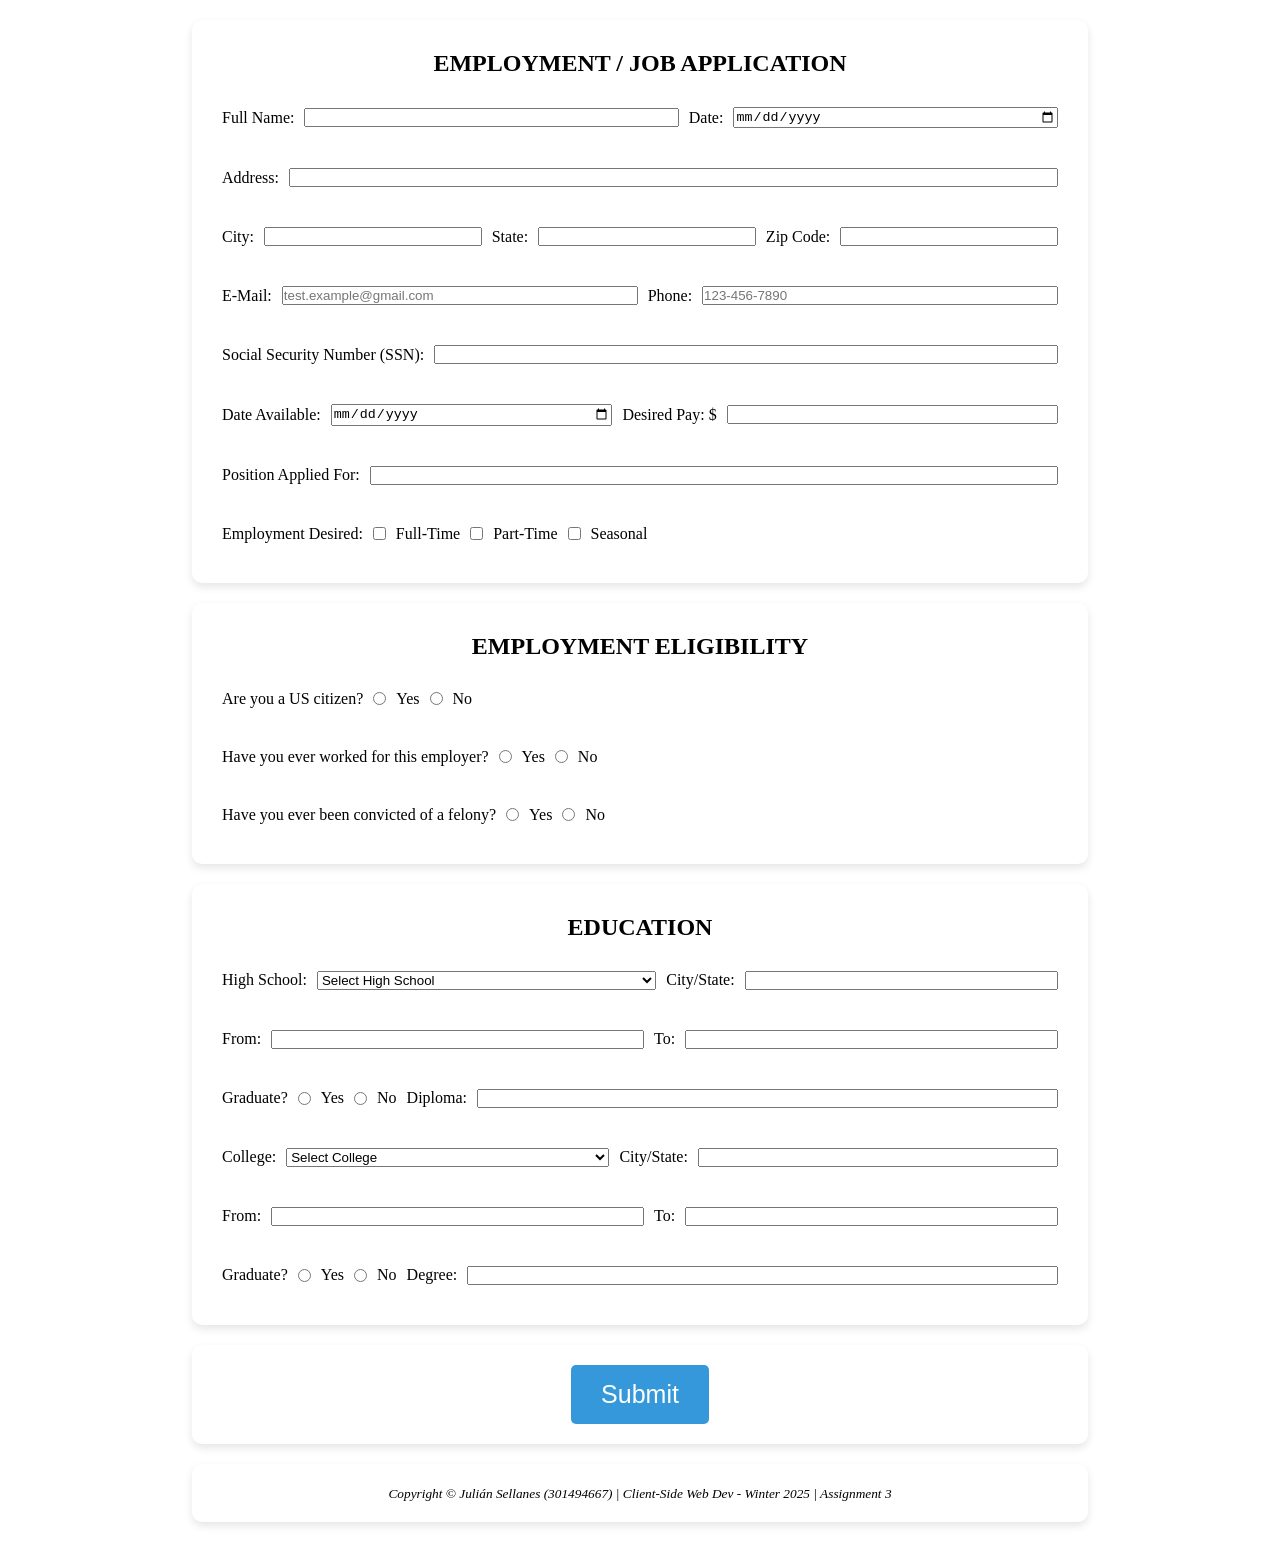
<file: semester-2/client-side-web-development/assignment-3/index.html>
<!-- Julián Sellanes 301494667 -->
 
<!DOCTYPE html>
<html>
    <head>
        <meta charset="utf-8">
        <meta http-equiv="X-UA-Compatible" content="IE=edge">
        <title>(Julian) Job Application</title>
        <meta name="description" content="">
        <meta name="viewport" content="width=device-width, initial-scale=1">
        <link rel="stylesheet" href="./styles.css">
    </head>
    <body>
        <form onsubmit="return validateForm()">
            <section>
                <h1>EMPLOYMENT / JOB APPLICATION</h1>

                <div class="line-group">
                    <div class="line-subgroup">
                        <p>Full Name:</p>
                        <input type="text" required>
                    </div>
                    
                    <div class="line-subgroup">
                        <p>Date:</p>
                        <input type="date" required>
                    </div>
                </div>

                <div class="line-group">
                    <div class="line-subgroup">
                        <p>Address:</p>
                        <input type="text" required>
                    </div>
                </div>

                <div class="line-group">
                    <div class="line-subgroup">
                        <p>City:</p>
                        <input type="text" required>
                    </div>
                    
                    <div class="line-subgroup">
                        <p>State:</p>
                        <input type="text" required>
                    </div>

                    <div class="line-subgroup">
                        <p>Zip Code:</p>
                        <input type="text" required>
                    </div>
                </div>

                <div class="line-group">
                    <div class="line-subgroup">
                        <p>E-Mail:</p>
                        <input type="email" placeholder="test.example@gmail.com" required>
                    </div>
                    
                    <div class="line-subgroup">
                        <p>Phone:</p>
                        <input type="tel" pattern="[0-9]{3}-[0-9]{3}-[0-9]{4}" placeholder="123-456-7890" required>
                    </div>
                </div>

                <div class="line-group">
                    <div class="line-subgroup">
                        <p>Social Security Number (SSN):</p>
                        <input type="text">
                    </div>
                </div>

                <div class="line-group">
                    <div class="line-subgroup">
                        <p>Date Available:</p>
                        <input type="date" required>
                    </div>

                    <div class="line-subgroup">
                        <p>Desired Pay: $</p>
                        <input type="number">
                    </div>
                </div>

                <div class="line-group">
                    <div class="line-subgroup">
                        <p>Position Applied For:</p>
                        <input type="text" required>
                    </div>
                </div>

                <div class="line-group">
                    <div class="line-subgroup ignore-stretch">
                        <p>Employment Desired:</p>
                    </div>
                    <div class="line-subgroup ignore-stretch">
                        <input type="checkbox">
                        <p>Full-Time</p>
                    </div>
                    <div class="line-subgroup ignore-stretch">
                        <input type="checkbox">
                        <p>Part-Time</p>
                    </div>
                    <div class="line-subgroup ignore-stretch">
                        <input type="checkbox">
                        <p>Seasonal</p>
                    </div>
                </div>
            </section>

            <section>
                <h1>EMPLOYMENT ELIGIBILITY</h1>

                <div class="line-group">
                    <div class="line-subgroup ignore-stretch">
                        <p>Are you a US citizen?</p>
                    </div>
                    <div class="line-subgroup ignore-stretch">
                        <input type="radio" name="us-citizen-radio" value="yes" required>
                        <p>Yes</p>
                    </div>
                    <div class="line-subgroup ignore-stretch">
                        <input type="radio" name="us-citizen-radio" value="no">
                        <p>No</p>
                    </div>
                </div>

                <div class="line-group" id="work-eligibility-div">
                    <div class="line-subgroup ignore-stretch">
                        <p>*If NO, are you allowed to work in the US?</p>
                    </div>
                    <div class="line-subgroup ignore-stretch">
                        <input type="radio" name="work-eligibility-radio" value="yes" required>
                        <p>Yes</p>
                    </div>
                    <div class="line-subgroup ignore-stretch">
                        <input type="radio" name="work-eligibility-radio" value="no">
                        <p>No</p>
                    </div>
                </div>

                <div class="line-group">
                    <div class="line-subgroup ignore-stretch">
                        <p>Have you ever worked for this employer?</p>
                    </div>
                    <div class="line-subgroup ignore-stretch">
                        <input type="radio" name="prev-employer-radio" value="yes" required>
                        <p>Yes</p>
                    </div>
                    <div class="line-subgroup ignore-stretch">
                        <input type="radio" name="prev-employer-radio" value="no">
                        <p>No</p>
                    </div>
                </div>

                <div class="line-group" id="prev-employer-div">
                    <div class="line-subgroup ignore-stretch">
                        <p>*If YES, write the start and end dates:</p>
                    </div>
                    <div class="line-subgroup ignore-stretch">
                        <input type="date" id="prev-employer-date" required>
                    </div>
                </div>
                
                <div class="line-group">
                    <div class="line-subgroup ignore-stretch">
                        <p>Have you ever been convicted of a felony?</p>
                    </div>
                    <div class="line-subgroup ignore-stretch">
                        <input type="radio" name="felony-radio" value="yes" required>
                        <p>Yes</p>
                    </div>
                    <div class="line-subgroup ignore-stretch">
                        <input type="radio" name="felony-radio" value="no">
                        <p>No</p>
                    </div>
                </div>

                <div class="line-group" id="felony-div">
                    <div class="line-subgroup ignore-stretch">
                        <p>*If YES, please explain:</p>
                    </div>
                    <div class="line-subgroup ignore-stretch">
                        <input type="text" id="felony-text" required>
                    </div>
                </div>
            </section>

            <section>
                <h1>EDUCATION</h1>

                <div class="line-group">
                    <div class="line-subgroup">
                        <p>High School:</p>
                        <select required>
                            <option>Select High School</option>
                            <option>Upper Canada College</option>
                            <option>Northern Secondary School</option>
                            <option>Waterloo Collegiate Institute</option>
                            <option>Colonel By Secondary School</option>
                            <option>St. Michaels College School</option>
                        </select>
                    </div>

                    <div class="line-subgroup">
                        <p>City/State:</p>
                        <input type="text" required>
                    </div>
                </div>

                <div class="line-group">
                    <div class="line-subgroup">
                        <p>From:</p>
                        <input type="text" required>
                    </div>

                    <div class="line-subgroup">
                        <p>To:</p>
                        <input type="text" required>
                    </div>
                </div>

                <div class="line-group">
                    <div class="line-subgroup ignore-stretch">
                        <p>Graduate?</p>
                    </div>
                    <div class="line-subgroup ignore-stretch">
                        <input type="radio" name="highschool-radio" value="yes" required>
                        <p>Yes</p>
                    </div>
                    <div class="line-subgroup ignore-stretch">
                        <input type="radio" name="highschool-radio" value="no">
                        <p>No</p>
                    </div>
                    <div class="line-subgroup">
                        <p>Diploma:</p>
                        <input type="text" required>
                    </div>
                </div>

                <div class="line-group">
                    <div class="line-subgroup">
                        <p>College:</p>
                        <select required>
                            <option>Select College</option>
                            <option>Centennial College</option>
                            <option>Humber College</option>
                            <option>Seneca College</option>
                            <option>Fanshawe College</option>
                            <option>Conestoga College</option>
                        </select>
                    </div>

                    <div class="line-subgroup">
                        <p>City/State:</p>
                        <input type="text" required>
                    </div>
                </div>

                <div class="line-group">
                    <div class="line-subgroup">
                        <p>From:</p>
                        <input type="text" required>
                    </div>

                    <div class="line-subgroup">
                        <p>To:</p>
                        <input type="text" required>
                    </div>
                </div>

                <div class="line-group">
                    <div class="line-subgroup ignore-stretch">
                        <p>Graduate?</p>
                    </div>
                    <div class="line-subgroup ignore-stretch">
                        <input type="radio" name="college-radio" value="yes" required>
                        <p>Yes</p>
                    </div>
                    <div class="line-subgroup ignore-stretch">
                        <input type="radio" name="college-radio" value="no">
                        <p>No</p>
                    </div>
                    <div class="line-subgroup">
                        <p>Degree:</p>
                        <input type="text" required>
                    </div>
                </div>
            </section>

            <section id="text-center">
                <button type="submit">Submit</button>
            </section>
        </form>

        <section id="text-center">
            <small><i>Copyright &copy; Julián Sellanes (301494667) | Client-Side Web Dev - Winter 2025 | Assignment 3</i></small>
        </section>

        <script src="./main.js"></script>
    </body>
</html>
</file>
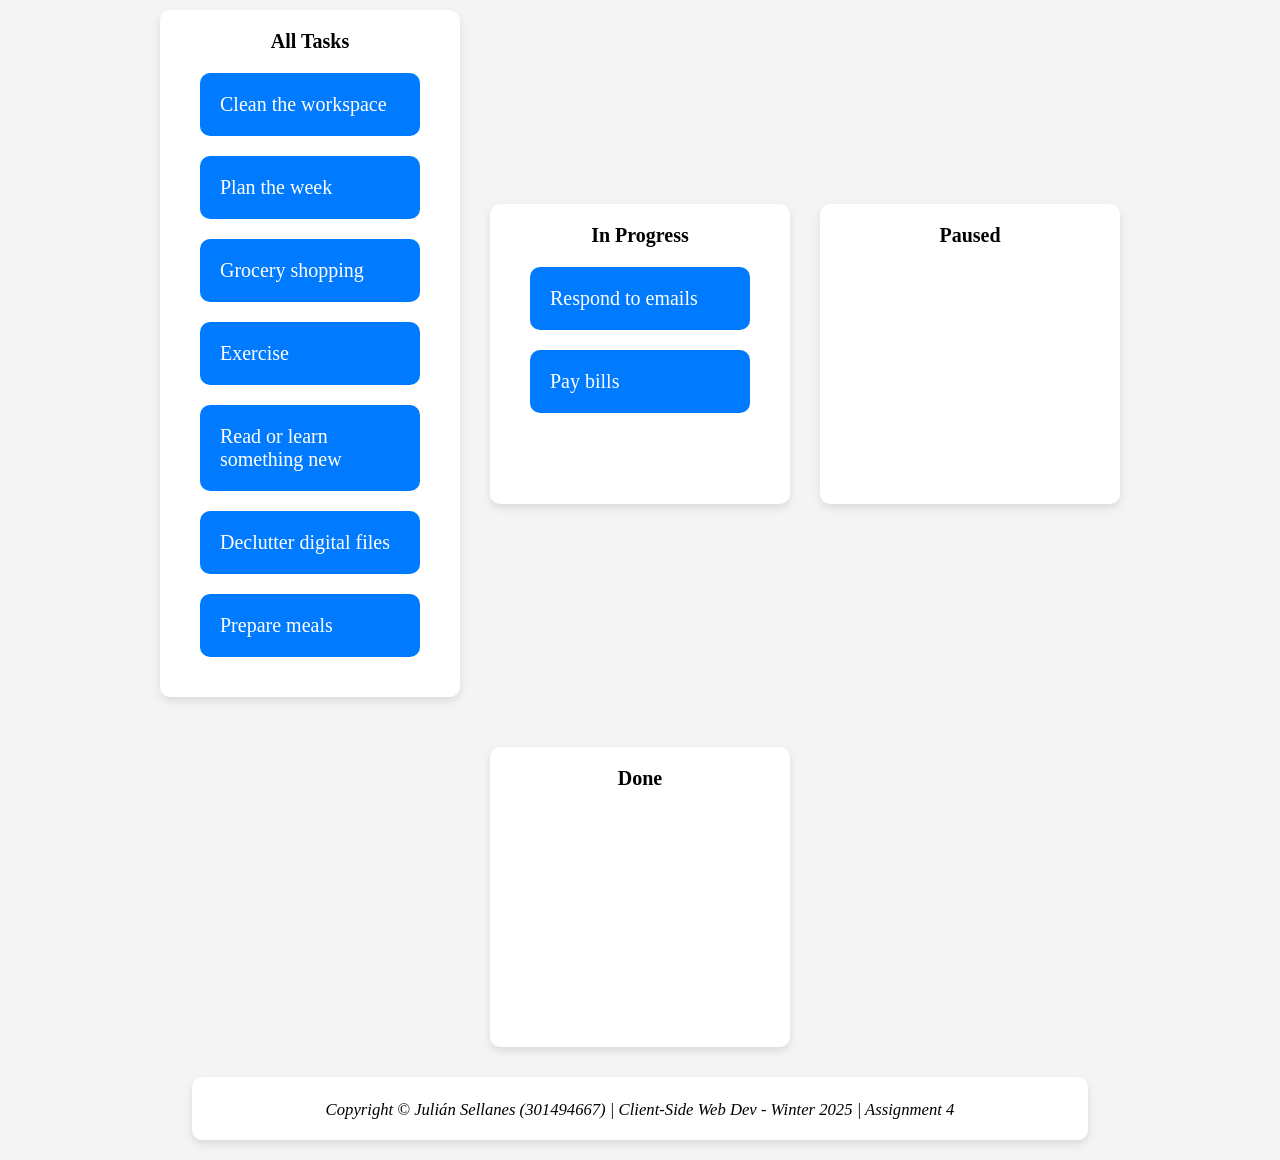
<file: semester-2/client-side-web-development/assignment-4/index.html>
<!-- Julián Sellanes 301494667 -->

<!DOCTYPE html>
<html>
    <head>
        <meta charset="utf-8">
        <meta http-equiv="X-UA-Compatible" content="IE=edge">
        <meta name="viewport" content="width=device-width, initial-scale=1">
        <title>(Julian) Drag and Drop</title>
        <meta name="description" content="">
        <link rel="stylesheet" href="./styles.css">
    </head>
    <body>
        <div class="container">
            <div class="dropzone">
                <h3>All Tasks</h3>
                <div class="task" id="1" draggable="true">Clean the workspace</div>
                <div class="task" id="3" draggable="true">Plan the week</div>
                <div class="task" id="4" draggable="true">Grocery shopping</div>
                <div class="task" id="5" draggable="true">Exercise</div>
                <div class="task" id="7" draggable="true">Read or learn something new</div>
                <div class="task" id="8" draggable="true">Declutter digital files</div>
                <div class="task" id="9" draggable="true">Prepare meals</div>
            </div>
            <div class="dropzone">
                <h3>In Progress</h3>
                <div class="task" id="2" draggable="true">Respond to emails</div>
                <div class="task" id="6" draggable="true">Pay bills</div>
            </div>
            <div class="dropzone">
                <h3>Paused</h3>
            </div>
            <div class="dropzone">
                <h3>Done</h3>
            </div>
        </div>

        <section>
            <small><i>Copyright &copy; Julián Sellanes (301494667) | Client-Side Web Dev - Winter 2025 | Assignment 4</i></small>
        </section>

        <script src="./main.js"></script>
    </body>
</html>
</file>
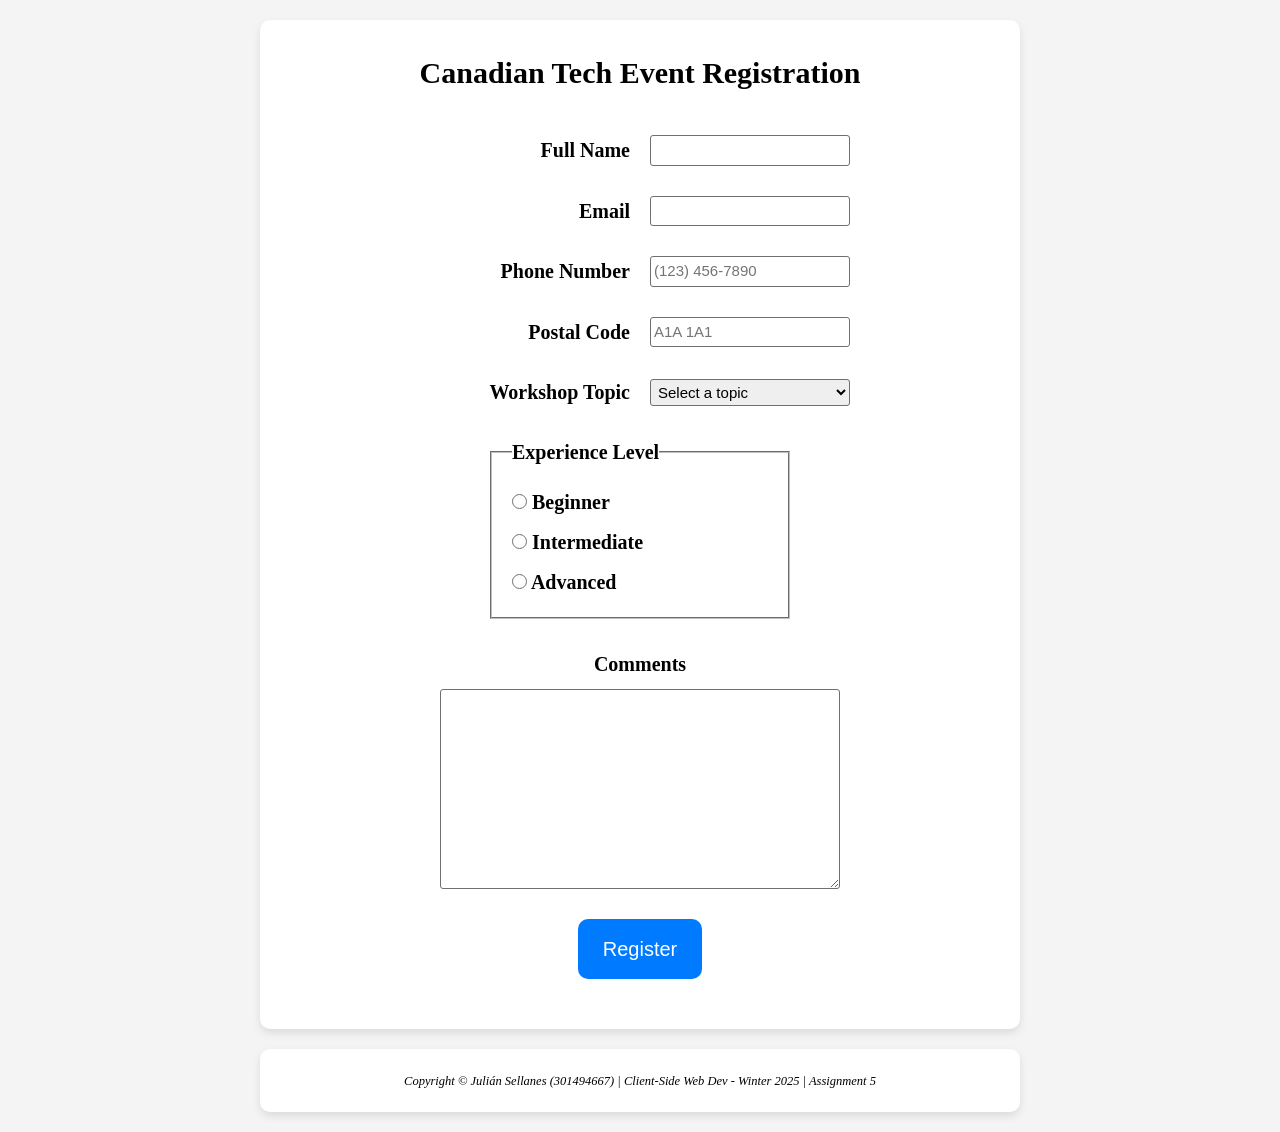
<file: semester-2/client-side-web-development/assignment-5/index.html>
<!-- Julián Sellanes 301494667 -->

<!DOCTYPE html>
<html>
    <head>
        <meta charset="utf-8">
        <meta http-equiv="X-UA-Compatible" content="IE=edge">
        <meta name="viewport" content="width=device-width, initial-scale=1">
        <title>(Julian) Form with API</title>
        <meta name="description" content="">
        <link rel="stylesheet" href="./styles.css">
    </head>
    <body>
        <main>
            <h1>Canadian Tech Event Registration</h1>
            <form id="form" novalidate>
                <section>
                    <label>Full Name</label>
                    <input type="text" id="fullName" required>
                    <label class="error"></label>
                </section>
                <section>
                    <label>Email</label>
                    <input type="email" id="email" required>
                    <label class="error"></label>
                </section>
                <section>
                    <label>Phone Number</label>
                    <input type="text" id="phone" placeholder="(123) 456-7890" required>
                    <label class="error"></label>
                </section>
                <section>
                    <label>Postal Code</label>
                    <input type="text" id="postal" placeholder="A1A 1A1" required>
                    <label class="error"></label>
                </section>
                <section>
                    <label>Workshop Topic</label>
                    <select id="topic" required>
                        <option value="">Select a topic</option>
                        <option value="webdev">Web Dev</option>
                        <option value="data">Data Science</option>
                        <option value="cyber">Cybersecurity</option>
                        <option value="coffee">Coffee Making</option>
                    </select>
                    <label class="error"></label>
                </section>
                <div>
                    <fieldset>
                        <legend>Experience Level</legend>
                        <label><input type="radio" name="experience" value="Beginner" required> Beginner</label>
                        <label><input type="radio" name="experience" value="Intermediate"> Intermediate</label>
                        <label><input type="radio" name="experience" value="Advanced"> Advanced</label>
                    </fieldset>
                    <label class="error"></label>
                </div>
                <section class="comment-cont">
                    <label>Comments</label>
                    <textarea id="comments"></textarea>
                </section>
                <button type="submit">Register</button>
                <div id="success-msg"></div>
            </form>
        </main>

        <footer>
            <small><i>Copyright &copy; Julián Sellanes (301494667) | Client-Side Web Dev - Winter 2025 | Assignment 5</i></small>
        </footer>

        <script src="./main.js"></script>
    </body>
</html>
</file>
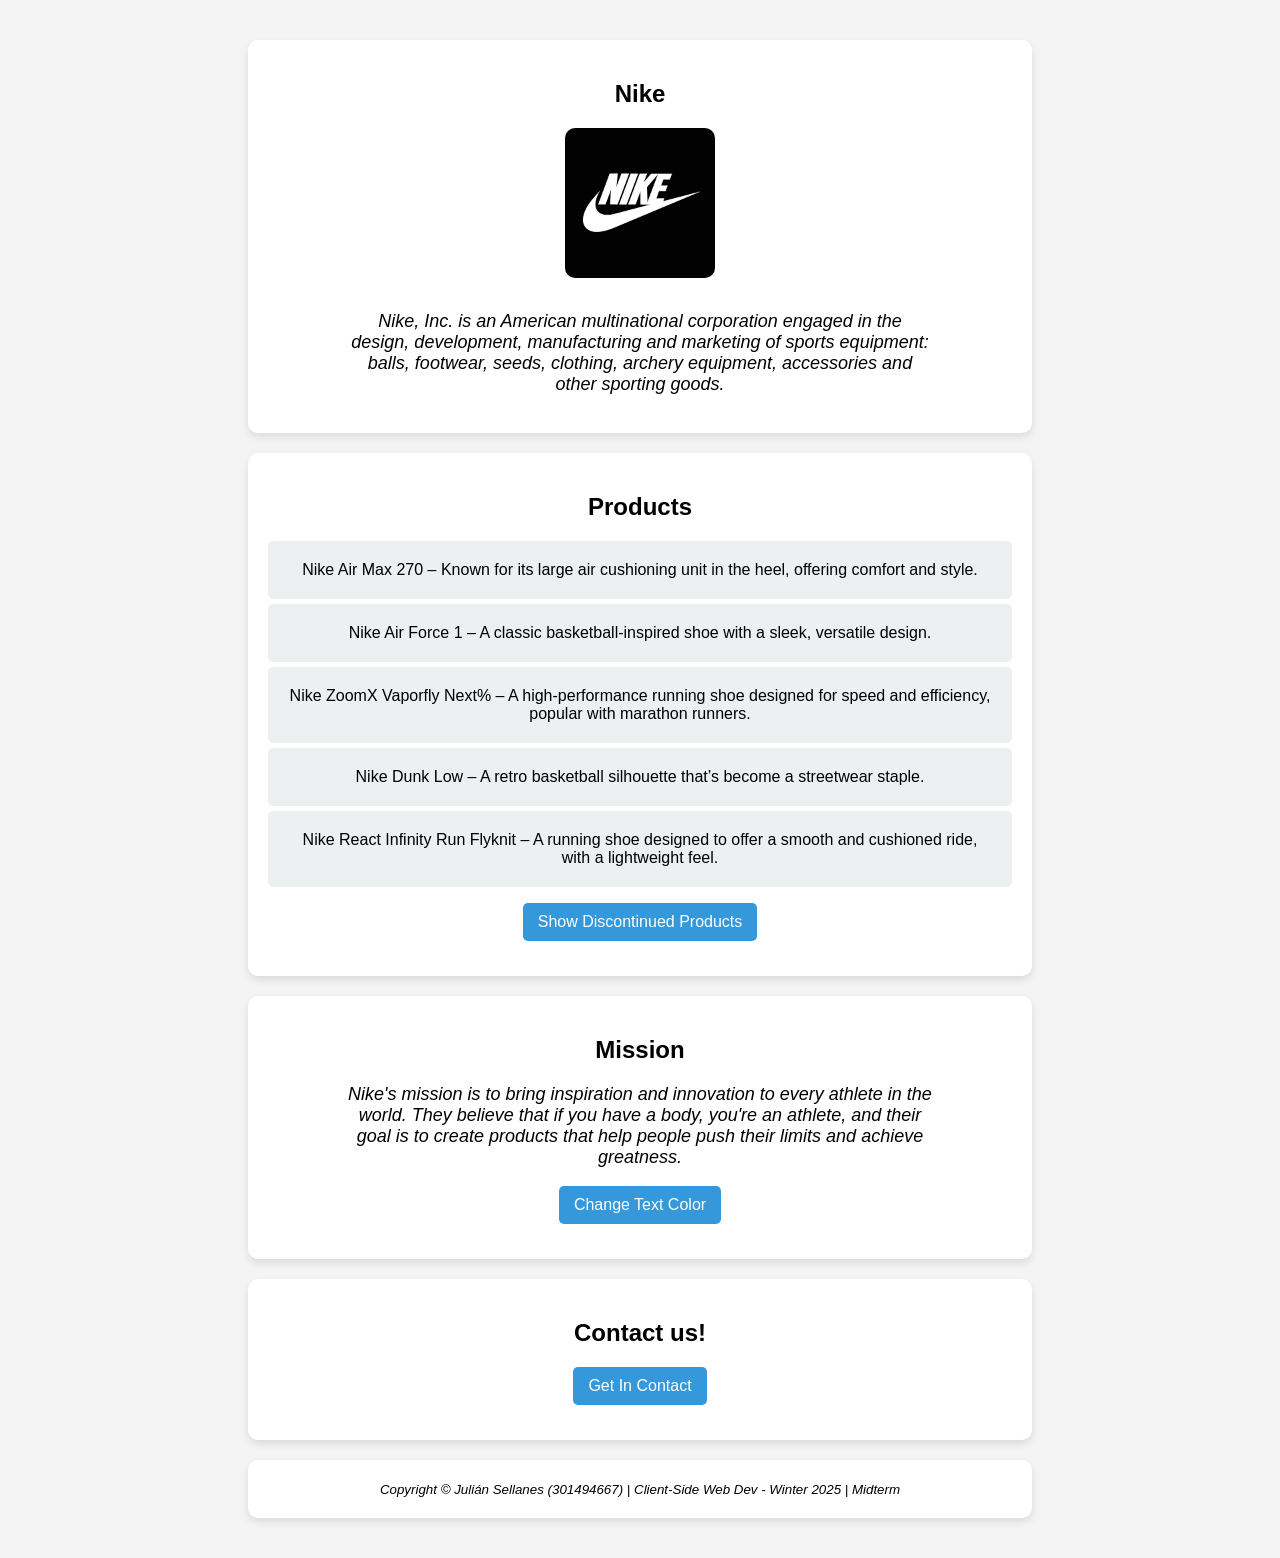
<file: semester-2/client-side-web-development/midterm/index.html>
<!-- Julián Sellanes 301494667 -->
 
<!DOCTYPE html>
<html>
    <head>
        <meta charset="utf-8">
        <meta http-equiv="X-UA-Compatible" content="IE=edge">
        <title>(Julian) Midterm</title>
        <meta name="description" content="">
        <meta name="viewport" content="width=device-width, initial-scale=1">
        <link rel="stylesheet" href="./styles.css">
    </head>
    <body>
        <main>
            <section id="about">
                <h2>Nike</h2>
                <div>
                    <img src="./img.png">
                    <p>Nike, Inc. is an American multinational corporation engaged in the design, development, manufacturing and marketing of sports equipment: balls, footwear, seeds, clothing, archery equipment, accessories and other sporting goods.</p>
                </div>
            </section>

            <section id="courses">
                <h2>Products</h2>
                <ul>
                    <li>Nike Air Max 270 – Known for its large air cushioning unit in the heel, offering comfort and style.</li>
                    <li>Nike Air Force 1 – A classic basketball-inspired shoe with a sleek, versatile design.</li>
                    <li>Nike ZoomX Vaporfly Next% – A high-performance running shoe designed for speed and efficiency, popular with marathon runners.</li>
                    <li>Nike Dunk Low – A retro basketball silhouette that’s become a streetwear staple.</li>
                    <li>Nike React Infinity Run Flyknit – A running shoe designed to offer a smooth and cushioned ride, with a lightweight feel.</li>
                </ul>
                <button onclick="showDiscontinuedProducts()">Show Discontinued Products</button>
            </section>

            <section>
                <h2>Mission</h2>
                <p id="mission">Nike's mission is to bring inspiration and innovation to every athlete in the world. They believe that if you have a body, you're an athlete, and their goal is to create products that help people push their limits and achieve greatness.</p>
                <button onclick="updateTxtColor()">Change Text Color</button>
            </section>

            <section>
                <h2>Contact us!</h2>
                <a href="./contact.html">
                    <button>Get In Contact</button>
                </a>
            </section>

            <section>
                <small><i>Copyright &copy; Julián Sellanes (301494667) | Client-Side Web Dev - Winter 2025 | Midterm</i></small>
            </section>
        </main>
        <script src="./main.js"></script>
    </body>
</html>
</file>
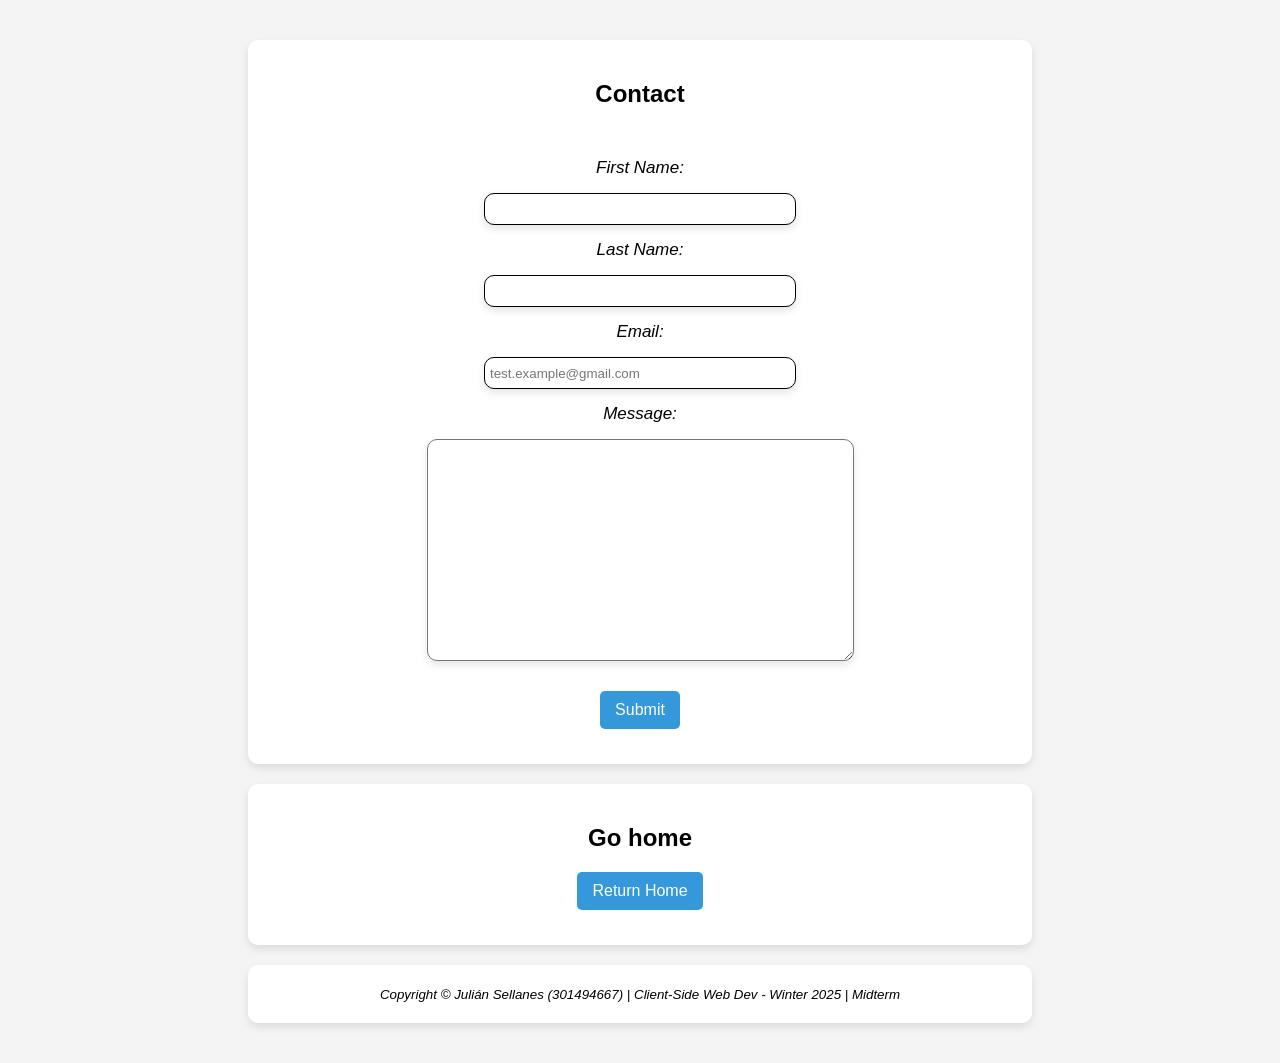
<file: semester-2/client-side-web-development/midterm/contact.html>
<!DOCTYPE html>
<html>
    <head>
        <meta charset="utf-8">
        <meta http-equiv="X-UA-Compatible" content="IE=edge">
        <title>(Julian) Midterm</title>
        <meta name="description" content="">
        <meta name="viewport" content="width=device-width, initial-scale=1">
        <link rel="stylesheet" href="./styles.css">
    </head>
    <body>
        <main>
            <form onsubmit="return validateForm()">
                <section id="about">
                    <h2>Contact</h2>
                    <div id="contact-div">
                        <label>First Name:</label><input type="text" required>
                        <label>Last Name:</label><input type="text" required>
                        <label>Email:</label><input type="email" placeholder="test.example@gmail.com" required>
                        <label>Message:</label><textarea rows="14" cols="50"></textarea>
                    </div>
                    <button type="submit">Submit</button>
                </section>
            </form>

            <section>
                <h2>Go home</h2>
                <a href="./index.html">
                    <button>Return Home</button>
                </a>
            </section>

            <section>
                <small><i>Copyright &copy; Julián Sellanes (301494667) | Client-Side Web Dev - Winter 2025 | Midterm</i></small>
            </section>
        </main>
        <script src="./main.js"></script>
    </body>
</html>
</file>
<file: semester-2/client-side-web-development/assignment-3/styles.css>
html {
    box-sizing: border-box;
}

* {
    padding: 0;
    margin: 0;
    box-sizing: inherit;
}

section {
    background: white;
    padding: 20px;
    margin: 20px auto;
    border-radius: 10px;
    box-shadow: 0px 4px 8px rgba(0, 0, 0, 0.1);
    width: 70%;
    overflow: hidden;
}

h1 {
    padding: 10px 0;
    text-align: center;
}

.line-group {
    padding: 20px 10px;
    
    display: flex;
    flex-flow: row wrap;
    gap: 10px;
}

.line-subgroup {
    display: flex;
    flex-flow: row wrap;
    align-items: center;
    flex: 1 1 auto;
    gap: 10px;
}

input,
select {
    flex: 1 1 auto;
}

input[type="checkbox"],
input[type="radio"],
.ignore-stretch {
    flex: 0 1 auto;
}

p {
    white-space: nowrap;
}

#work-eligibility-div, #prev-employer-div, #felony-div {
    display: none;
}

#text-center {
    text-align: center;
}

button {
    background-color: rgb(52, 152, 219);
    color: white;
    border: none;
    padding: 15px 30px;
    font-size: 25px;
    border-radius: 5px;
    cursor: pointer;
    transition: background 0.3s ease;
}

button:hover {
    background-color: rgb(41, 128, 185);
}
</file>
<file: semester-2/client-side-web-development/assignment-4/styles.css>
* {
    padding: 0;
    margin: 0;
    box-sizing: border-box;
    overscroll-behavior: none;
}

:root {
    --white: white;
    --black: black;
    --grey: rgb(111, 111, 111);
    --bg: rgb(244, 244, 244);
    --accent: #007bff;
    --accent-light: #2f94ff;
    --accent-dark: #006bdd;
}

html {
    box-sizing: inherit;
    font-size: 62.5%;
    scroll-behavior: smooth;
    background-color: var(--bg);
    color: var(--black);
}

.container {
    display: flex;
    flex-flow: row wrap;
    justify-content: center;
    align-items: center;
    gap: 3rem;
}

.dropzone {
    background-color: var(--white);

    width: 20%;
    min-width: 30rem;
    min-height: 30rem;
    padding: 2rem;
    margin: 1rem 0;

    border-radius: 1rem;
    box-shadow: 0 4px 8px rgba(0, 0, 0, 0.1);
    overflow: hidden;

    transition: all 0.3s cubic-bezier(0.4, 0, 0.2, 1);
}

.dropzone.drop {
    border: 5px dashed var(--grey);
}

.dropzone.drop div{
    pointer-events: none;
}

h3 {
    text-align: center;
    font-size: 2rem;
}

.task {
    background-color: var(--accent);

    margin: 2rem;
    padding: 2rem;

    color: white;
    font-size: 2rem;
    border-radius: 1rem;
    cursor: grab;

    transition: all 0.3s cubic-bezier(0.4, 0, 0.2, 1);
}

.task:hover {
    background-color: var(--accent-dark);
}

.task:active {
    cursor: grabbing;
}

.task.dragging {
    background-color: var(--accent-light);
    opacity: 0.5;
    transform: scale(0.8);
}

section {
    background-color: var(--white);

    width: 70%;
    padding: 2rem;
    margin: 2rem auto;

    border-radius: 1rem;
    box-shadow: 0px 4px 8px rgba(0, 0, 0, 0.1);
    overflow: hidden;
    font-size: 2rem;
    text-align: center;
}
</file>
<file: semester-2/client-side-web-development/assignment-5/styles.css>
* {
    padding: 0;
    margin: 0;
    box-sizing: border-box;
    overscroll-behavior: none;
    text-decoration: none;
    list-style: none;
    line-height: 1.5;
}

:root {
    --white: white;
    --black: black;
    --grey: rgb(111, 111, 111);
    --bg: rgb(244, 244, 244);
    --accent: #007bff;
    --accent-light: #2f94ff;
    --accent-dark: #006bdd;
}

html {
    box-sizing: inherit;
    font-size: 62.5%;
    scroll-behavior: smooth;
    background-color: var(--bg);
    color: var(--black);
}

/* Phones */

main {
    background-color: var(--white);

    padding: 1rem;

    border-radius: 1rem;
    box-shadow: 0 4px 8px rgba(0, 0, 0, 0.1);
    overflow: hidden;
}

h1 {
    padding: 1rem 0;
    margin-bottom: 1rem;

    font-size: 2rem;
    text-align: center;
}

form {
    display: flex;
    flex-flow: column nowrap;
    align-items: center;
    gap: 2rem;
}

section {
    display: grid;
    grid-template-columns: 10rem 1fr;
    grid-template-rows: 1fr;
    align-items: center;
    gap: 1rem;
}





#success-msg {
    margin-top: 1rem;

    color: green;
    font-size: 2rem;
    font-weight: bold;
    text-align: center;
}

label {
    font-size: 1.4rem;
    font-weight: bold;
    text-align: right;
}





input,
select,
textarea {
    padding: 0.3rem;

    font-size: 1.5rem;
    outline: none;
    border: 1px solid var(--grey);
    border-radius: 3px;

    transition: border 0.2s ease-in-out, box-shadow 0.2s ease-in-out;
}

input:not(fieldset input),
select {
    width: 15rem;
}

select {
    cursor: pointer;
}

textarea {
    resize: vertical;
    min-width: 27rem;
    min-height: 20rem;
}


input:hover,
input:focus,
select:hover,
select:focus,
textarea:focus,
textarea:hover {
    box-shadow: 0 0 6px var(--accent);
    border-color: var(--accent);
}

input.invalid,
select.invalid {
    border-color: red;
}

input.invalid:hover,
input.invalid:focus,
select.invalid:hover,
select.invalid:focus {
    box-shadow: 0 0 6px red;
}





.error {
    display: none;

    color: red;
    text-align: center;
}

.error:not(fieldset label) {
    grid-column: span 2;
    grid-row: 2;
}






fieldset {
    min-width: 20rem;
    padding: 2rem;

    display: flex;
    flex-flow: column nowrap;
    gap: 1rem;
}

fieldset label {
    text-align: left;
}

legend {
    font-size: 1.4rem;
    font-weight: bold;
}

input[type="radio"] {
    position: relative;

    width: 1.2rem;
    height: 1.2rem;

    appearance: none;
    border-radius: 50%;
    border: 1px solid var(--grey);
    cursor: pointer;

    transition: border 0.2s ease-in-out, box-shadow 0.2s ease-in-out;
}

input[type="radio"]:hover,
input[type="radio"]:focus {
    box-shadow: 0 0 6px var(--accent);
    border-color: var(--accent);
}

input[type="radio"]:checked {
    border-color: var(--accent);
}

input[type="radio"]:checked::before {
    content: '';

    position: absolute;
    width: 0.7rem;
    height: 0.7rem;
    top: 50%;
    left: 50%;
    transform: translate(-50%, -50%);
    
    background-color: var(--accent);
    border-radius: 50%;
}

input[type="radio"].invalid {
    border-color: red;
}

input[type="radio"].invalid:hover,
input[type="radio"].invalid:focus {
    box-shadow: 0 0 6px red;
}





.comment-cont {
    display: flex;
    flex-flow: column nowrap;
    gap: 1rem;
}




button {
    padding: 1rem 2rem;

    background-color: var(--accent);
    color: var(--white);
    border: none;
    border-radius: 1rem;
    cursor: pointer;

    transition: background-color 0.2s ease-in-out;
}

button:hover {
    background-color: var(--accent-light);
}

button:active {
    background-color: var(--accent-dark);
}



footer {
    padding: 1rem;
    margin: 1rem 0;

    background-color: var(--white);
    border-radius: 1rem;
    box-shadow: 0px 4px 8px rgba(0, 0, 0, 0.1);
    overflow: hidden;
    font-size: 1rem;
    text-align: center;
}



/* Small tablets */

@media screen and (min-width: 480px) {
    main {
        margin: 1rem;
    }

    h1 {
        padding: 2rem 0;
        font-size: 2rem;
    }
    
    form {
        gap: 3rem;
    }

    footer {
        margin: 1rem;
    }
}

/* Large screens */

@media screen and (min-width: 768px) {
    main {
        width: 100vw;
        max-width: 760px;
        margin: 2rem auto;
    }

    h1 {
        padding: 2rem 0;
        margin-bottom: 2rem;
    
        font-size: 3rem;
    }

    section {
        grid-template-columns: 20rem 1fr;
        gap: 2rem;
    }
    
    label,
    legend {
        font-size: 2rem;
    }

    input:not(fieldset input),
    select {
        width: 20rem;
    }
    
    textarea {
        min-width: 40rem;
    }

    fieldset {
        min-width: 30rem;
    }

    input[type="radio"] {
        width: 1.5rem;
        height: 1.5rem;
    }

    input[type="radio"]:checked::before {
        width: 1rem;
        height: 1rem;
    }

    button {
        padding: 1.5rem 2.5rem;
        
        font-size: 2rem;
    }

    #success-msg {
        font-size: 2.5rem;
    }

    footer {
        width: 100vw;
        max-width: 760px;
        padding: 2rem;
        margin: 2rem auto;

        font-size: 1.5rem;
    }
}
</file>
<file: semester-2/client-side-web-development/midterm/styles.css>
* {
    padding: 0;
    margin: 0;
    font-family: Arial, sans-serif;
}

body {
    background-color: rgb(244, 244, 244);
    padding: 20px;
    text-align: center;
}

h2 {
    margin: 20px;
}

section {
    background: white;
    padding: 20px;
    margin: 20px auto;
    border-radius: 10px;
    box-shadow: 0px 4px 8px rgba(0, 0, 0, 0.1);
    width: 60%;
    overflow: hidden;
}

button {
    background-color: rgb(52, 152, 219);
    color: white;
    border: none;
    padding: 10px 15px;
    margin: 0 0 15px;
    font-size: 16px;
    border-radius: 5px;
    cursor: pointer;
    transition: background 0.3s ease;
}

button:hover {
    background-color: rgb(41, 128, 185);
}

ul {
    list-style: none;
    margin: 16px 0;
}

li {
    background: rgb(236, 240, 241);
    padding: 20px;
    margin: 5px 0;
    border-radius: 5px;
}

p {
    flex: 1;
    padding: 0 80px;
    margin: 18px 0;
    font-size: 18px;
    font-style: italic;
    max-width: 100%;
    min-width: 250px;
    word-wrap: break-word;
}

#about {
    text-align: center;
}

#about div {
    display: flex;
    flex-flow: column wrap;
    justify-content: center;
    align-items: center;
    /* text-align: left; */
    gap: 15px;
}

img {
    width: 150px;
    height: auto;
    border-radius: 10px;
    max-width: 100%;
    flex-shrink: 0;
}

#contact-div {
    padding: 30px 0;
    display: flex;
    flex-flow: column nowrap;
}

input {
    width: 300px;
    height: 30px;
    padding: 0 5px;
    border-radius: 10px;
    border: solid 1px black;
    box-shadow: 0px 4px 8px rgba(0, 0, 0, 0.1);
}

label {
    font-size: 17px;
    font-style: italic;
}

textarea {
    padding: 5px 5px;
    border-radius: 10px;
    box-shadow: 0px 4px 8px rgba(0, 0, 0, 0.1);
}

@media screen and (max-width: 600px) {
    #about div {
        flex-direction: column;
        text-align: center;
    }
}
</file>
